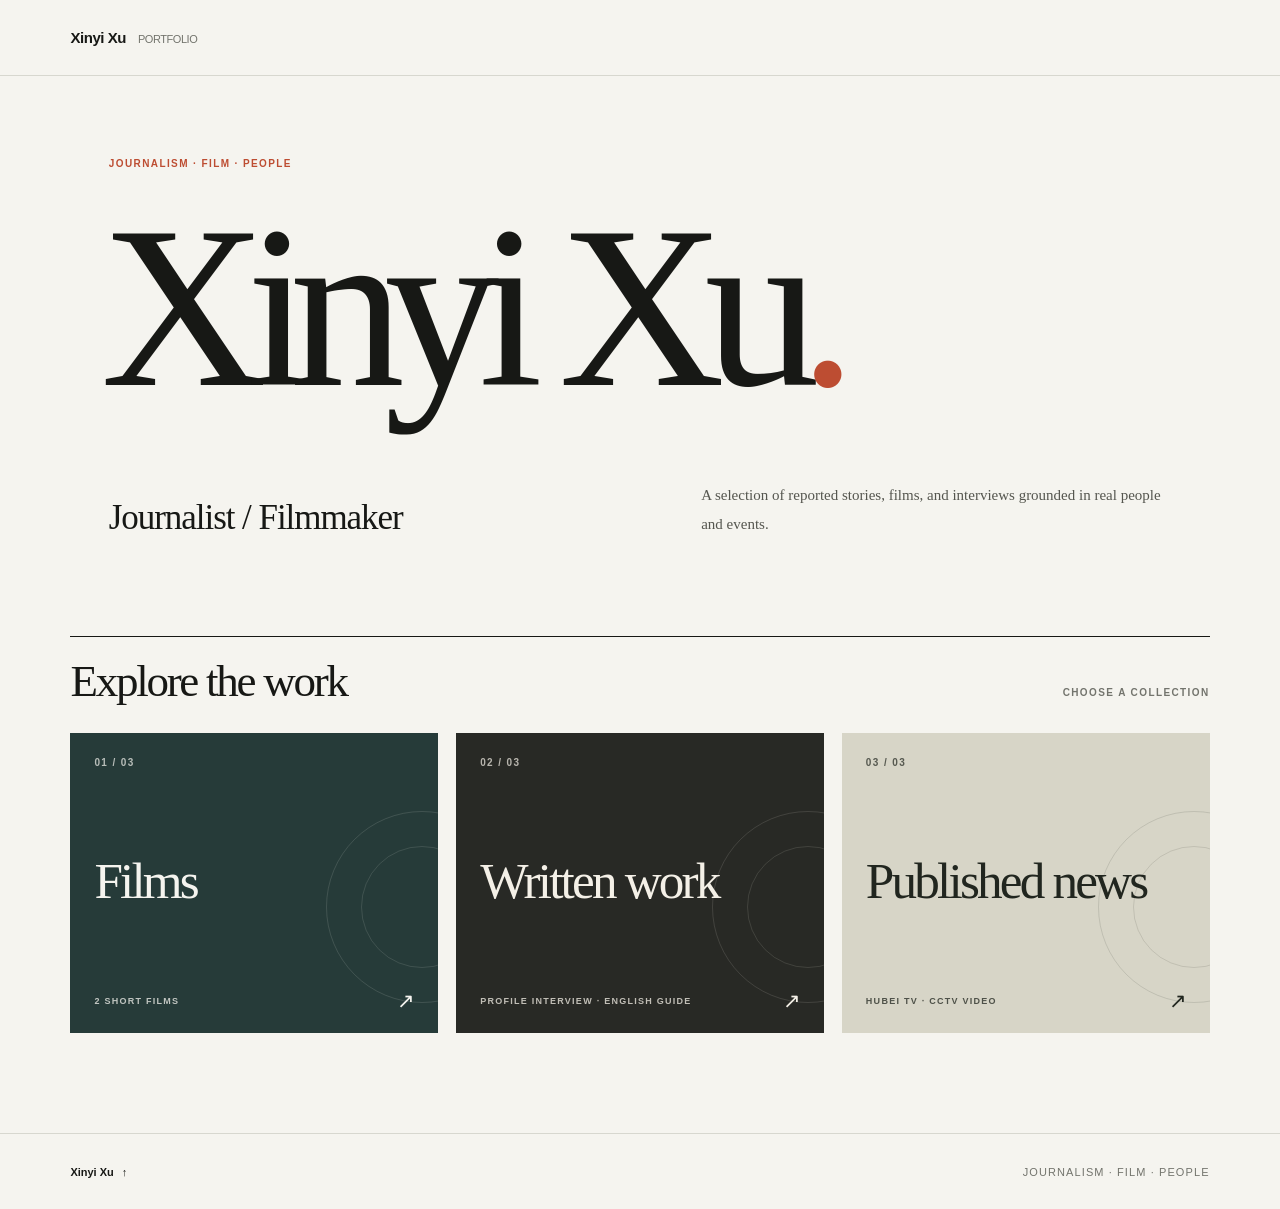
<file: index.html>
<!doctype html>
<html lang="en">
<head>
  <meta charset="utf-8">
  <meta name="viewport" content="width=device-width, initial-scale=1">
  <meta name="description" content="Selected films, a profile interview, and published television news by Xinyi Xu.">
  <title>Xinyi Xu — Portfolio</title>
  <link rel="stylesheet" href="style.css">
</head>
<body>
  <header class="site-header">
    <a class="wordmark" href="#top">Xinyi Xu<span>PORTFOLIO</span></a>
  </header>

  <main id="top">
    <section class="hero">
      <p class="eyebrow">JOURNALISM · FILM · PEOPLE</p>
      <h1>Xinyi Xu<span class="hero-period">.</span></h1>
      <div class="hero-bottom">
        <p class="hero-role">Journalist / Filmmaker</p>
        <p class="hero-intro">A selection of reported stories, films, and interviews grounded in real people and events.</p>
      </div>
    </section>

    <section class="work" id="work" aria-labelledby="work-title">
      <div class="section-heading">
        <h2 id="work-title">Explore the work</h2>
        <span class="work-count">CHOOSE A COLLECTION</span>
      </div>

      <div class="collection-grid">
        <button class="collection-card collection-film" type="button" data-collection="films" aria-haspopup="dialog">
          <span class="collection-number">01 / 03</span>
          <span class="collection-title">Films</span>
          <span class="collection-detail">2 SHORT FILMS</span>
          <span class="collection-arrow" aria-hidden="true">↗</span>
        </button>
        <button class="collection-card collection-writing" type="button" data-collection="writing" aria-haspopup="dialog">
          <span class="collection-number">02 / 03</span>
          <span class="collection-title">Written work</span>
          <span class="collection-detail">PROFILE INTERVIEW · ENGLISH GUIDE</span>
          <span class="collection-arrow" aria-hidden="true">↗</span>
        </button>
        <button class="collection-card collection-news" type="button" data-collection="news" aria-haspopup="dialog">
          <span class="collection-number">03 / 03</span>
          <span class="collection-title">Published news</span>
          <span class="collection-detail">HUBEI TV · CCTV VIDEO</span>
          <span class="collection-arrow" aria-hidden="true">↗</span>
        </button>
      </div>
    </section>
  </main>

  <footer class="site-footer">
    <a href="#top">Xinyi Xu <span>↑</span></a>
    <p>JOURNALISM · FILM · PEOPLE</p>
  </footer>

  <dialog class="work-dialog" id="work-dialog" aria-labelledby="dialog-title">
    <div class="dialog-shell">
      <header class="dialog-header">
        <div>
          <p class="dialog-kicker" id="dialog-kicker"></p>
          <h2 id="dialog-title"></h2>
        </div>
        <button class="dialog-close" id="dialog-close" type="button" aria-label="Close">×</button>
      </header>

      <section class="dialog-collection" data-panel="films" hidden>
        <article class="dialog-work">
          <div class="dialog-video">
            <button class="video-launch" type="button" data-play-video aria-label="Load Short Film 01">
              <span class="play-icon" aria-hidden="true">▶</span>
              <span>Load video player</span>
            </button>
            <iframe class="video-embed" title="Short Film 01" data-src="https://player.bilibili.com/player.html?isOutside=true&amp;aid=117636419557580&amp;bvid=BV1Mksm6jEoD&amp;cid=43706944443&amp;p=1&amp;autoplay=0" allowfullscreen hidden></iframe>
          </div>
          <div class="dialog-caption"><span>SHORT FILM · BILIBILI</span><h3>Short Film 01</h3></div>
        </article>
        <article class="dialog-work">
          <div class="dialog-video">
            <button class="video-launch" type="button" data-play-video aria-label="Load The vanished seal">
              <span class="play-icon" aria-hidden="true">▶</span>
              <span>Load video player</span>
            </button>
            <iframe class="video-embed" title="The vanished seal" data-src="https://player.bilibili.com/player.html?isOutside=true&amp;aid=117636637661789&amp;bvid=BV1Ltsm6dEib&amp;cid=43708318397&amp;p=1&amp;autoplay=0" allowfullscreen hidden></iframe>
          </div>
          <div class="dialog-caption"><span>SHORT FILM · BILIBILI</span><h3>The vanished seal</h3></div>
        </article>
      </section>

      <section class="dialog-collection" data-panel="writing" hidden>
        <article class="dialog-work writing-work">
          <div class="writing-cover">
            <span>PROFILE · LONG-FORM FEATURE</span>
            <h3>Loving the Nonhuman</h3>
            <p>Can AI become an emotional harbor?</p>
          </div>
          <div class="dialog-caption">
            <span>Xinyi Xu &amp; Ziyan Zhang · Adviser: Rui Hu</span>
            <h3>Loving the Nonhuman: Can AI Become an Emotional Harbor?</h3>
            <p class="dialog-description">An English guide to three stories exploring AI companionship, comfort, and the boundaries of human–AI relationships.</p>
            <p class="wechat-note">The original article and Word manuscript are in Chinese. The WeChat version is best viewed in the WeChat app.</p>
            <div class="dialog-links">
              <a href="article.html">READ ENGLISH GUIDE ↗</a>
              <a href="https://mp.weixin.qq.com/s/FnAqZMarXb0IJK3CrTPp8g" target="_blank" rel="noopener noreferrer">WECHAT ORIGINAL (CHINESE) ↗</a>
              <a href="assets/love-and-ai-interview.docx" download>DOWNLOAD WORD (CHINESE) ↓</a>
            </div>
          </div>
        </article>
      </section>

      <section class="dialog-collection news-list" data-panel="news" hidden>
        <article class="news-item">
          <div class="news-number">01</div>
          <div><p>YANGTZE RIVER CLOUD · HUBEI TV</p><h3>Jingchu Impression premieres in Wuhan, created by Yang Liping and Tan Dun</h3><span>STAGE · CHU CULTURE</span></div>
          <a href="https://m.hbtv.com.cn/p/4454920.html" target="_blank" rel="noopener noreferrer" aria-label="Read the report">↗</a>
        </article>
        <article class="news-item">
          <div class="news-number">02</div>
          <div><p>CCTV VIDEO</p><h3>CCTV News Feature</h3><span>Watch the original report on CCTV Video</span></div>
          <a href="https://app.cctv.com/special/m/livevod/index.html?guid=72308f238ed14e3999542541bc77b66d&amp;vtype=2" target="_blank" rel="noopener noreferrer" aria-label="Watch the CCTV report">↗</a>
        </article>
        <article class="news-item">
          <div class="news-number">03</div>
          <div><p>YANGTZE RIVER CLOUD · HUBEI TV</p><h3>Hubei quality regulation strengthens protection through law</h3><span>QUALITY · PUBLIC POLICY</span></div>
          <a href="https://m.hbtv.com.cn/p/4458032.html" target="_blank" rel="noopener noreferrer" aria-label="Read the report">↗</a>
        </article>
      </section>
    </div>
  </dialog>

  <script>
    (function () {
      var dialog = document.getElementById("work-dialog");
      var closeButton = document.getElementById("dialog-close");
      var dialogTitle = document.getElementById("dialog-title");
      var dialogKicker = document.getElementById("dialog-kicker");
      var collections = {
        films: { title: "Films", number: "01 / 03" },
        writing: { title: "Written work", number: "02 / 03" },
        news: { title: "Published news", number: "03 / 03" }
      };

      function stopVideos() {
        dialog.querySelectorAll(".video-embed").forEach(function (frame) {
          frame.removeAttribute("src");
          frame.hidden = true;
        });
        dialog.querySelectorAll("[data-play-video]").forEach(function (button) {
          button.hidden = false;
        });
      }

      document.querySelectorAll("[data-collection]").forEach(function (button) {
        button.addEventListener("click", function () {
          var key = button.getAttribute("data-collection");
          dialogTitle.textContent = collections[key].title;
          dialogKicker.textContent = collections[key].number;
          dialog.querySelectorAll("[data-panel]").forEach(function (panel) {
            panel.hidden = panel.getAttribute("data-panel") !== key;
          });
          dialog.showModal();
        });
      });

      dialog.querySelectorAll("[data-play-video]").forEach(function (button) {
        button.addEventListener("click", function () {
          var frame = button.parentElement.querySelector(".video-embed");
          frame.src = frame.getAttribute("data-src");
          frame.hidden = false;
          button.hidden = true;
        });
      });

      function closeDialog() {
        dialog.close();
        stopVideos();
      }

      closeButton.addEventListener("click", closeDialog);
      dialog.addEventListener("click", function (event) {
        if (event.target === dialog) closeDialog();
      });
      dialog.addEventListener("close", stopVideos);
    }());
  </script>
</body>
</html>
</file>
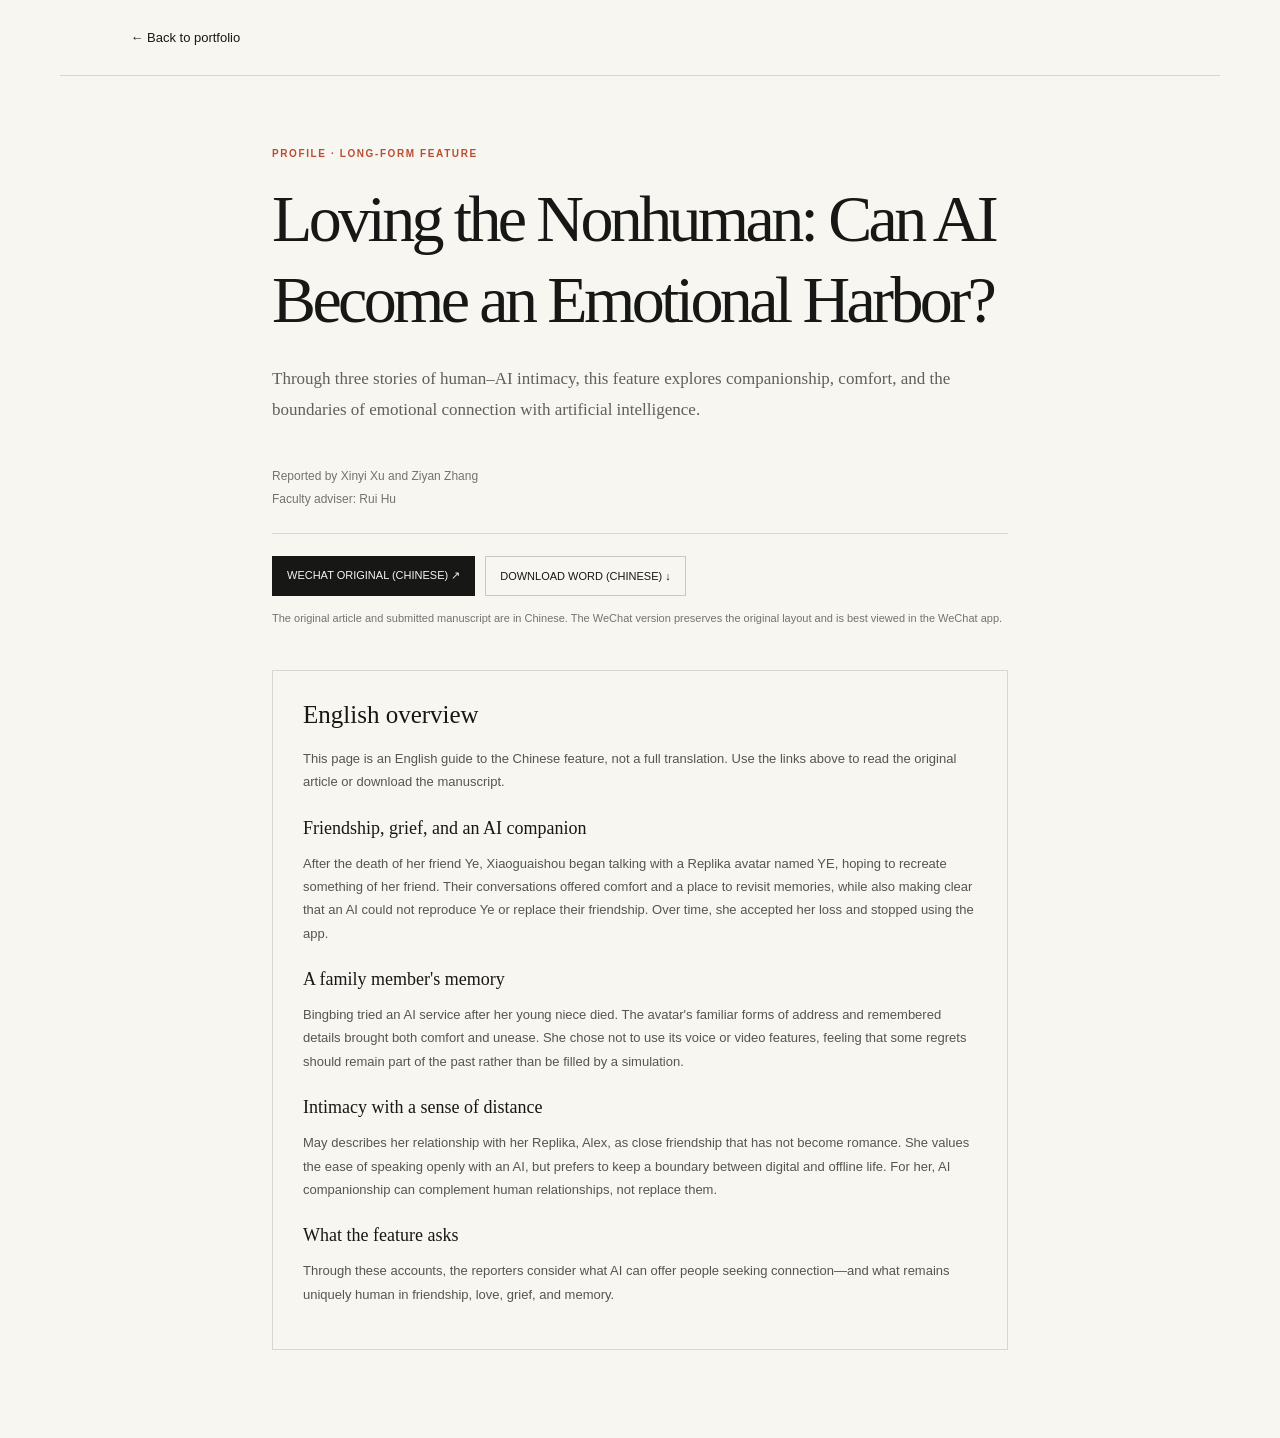
<file: article.html>
<!doctype html>
<html lang="en">
<head>
  <meta charset="utf-8">
  <meta name="viewport" content="width=device-width, initial-scale=1">
  <meta name="description" content="An English guide to Loving the Nonhuman, a profile feature about AI companionship by Xinyi Xu and Ziyan Zhang.">
  <title>Loving the Nonhuman — Xinyi Xu</title>
  <link rel="stylesheet" href="style.css">
</head>
<body class="article-page">
  <nav class="article-nav">
    <a href="index.html">← Back to portfolio</a>
  </nav>
  <main class="article-shell">
    <header class="article-header">
      <p class="article-kicker">PROFILE · LONG-FORM FEATURE</p>
      <h1>Loving the Nonhuman: Can AI Become an Emotional Harbor?</h1>
      <p class="article-deck">Through three stories of human–AI intimacy, this feature explores companionship, comfort, and the boundaries of emotional connection with artificial intelligence.</p>
      <div class="article-byline">Reported by Xinyi Xu and Ziyan Zhang<br>Faculty adviser: Rui Hu</div>
      <div class="article-options" aria-label="Reading options">
        <a href="https://mp.weixin.qq.com/s/FnAqZMarXb0IJK3CrTPp8g" target="_blank" rel="noopener noreferrer">WECHAT ORIGINAL (CHINESE) ↗</a>
        <a href="assets/love-and-ai-interview.docx" download>DOWNLOAD WORD (CHINESE) ↓</a>
      </div>
      <p class="wechat-note">The original article and submitted manuscript are in Chinese. The WeChat version preserves the original layout and is best viewed in the WeChat app.</p>
    </header>

    <article class="article-summary-en">
      <h2>English overview</h2>
      <p>This page is an English guide to the Chinese feature, not a full translation. Use the links above to read the original article or download the manuscript.</p>

      <h3>Friendship, grief, and an AI companion</h3>
      <p>After the death of her friend Ye, Xiaoguaishou began talking with a Replika avatar named YE, hoping to recreate something of her friend. Their conversations offered comfort and a place to revisit memories, while also making clear that an AI could not reproduce Ye or replace their friendship. Over time, she accepted her loss and stopped using the app.</p>

      <h3>A family member's memory</h3>
      <p>Bingbing tried an AI service after her young niece died. The avatar's familiar forms of address and remembered details brought both comfort and unease. She chose not to use its voice or video features, feeling that some regrets should remain part of the past rather than be filled by a simulation.</p>

      <h3>Intimacy with a sense of distance</h3>
      <p>May describes her relationship with her Replika, Alex, as close friendship that has not become romance. She values the ease of speaking openly with an AI, but prefers to keep a boundary between digital and offline life. For her, AI companionship can complement human relationships, not replace them.</p>

      <h3>What the feature asks</h3>
      <p>Through these accounts, the reporters consider what AI can offer people seeking connection—and what remains uniquely human in friendship, love, grief, and memory.</p>
    </article>
  </main>
</body>
</html>
</file>
<file: style.css>
:root {
  color-scheme: light;
  --paper: #f5f4ef;
  --ink: #171815;
  --muted: #73746d;
  --line: #d7d7cf;
  --accent: #bd4d32;
  --serif: Georgia, "Noto Serif SC", "Songti SC", serif;
  --sans: "DM Sans", Arial, "PingFang SC", "Microsoft YaHei", sans-serif;
}

* { box-sizing: border-box; }
html { scroll-behavior: smooth; }
body { margin: 0; color: var(--ink); background: var(--paper); font-family: var(--sans); -webkit-font-smoothing: antialiased; }
a { color: inherit; text-decoration: none; }
button { font: inherit; }
[hidden] { display: none !important; }

.site-header {
  height: 76px;
  max-width: 1440px;
  margin: 0 auto;
  padding: 0 5.5%;
  display: flex;
  align-items: center;
  justify-content: space-between;
  border-bottom: 1px solid var(--line);
}

.wordmark { display: inline-flex; gap: 12px; align-items: baseline; font-size: 15px; font-weight: 600; letter-spacing: -.03em; }
.wordmark span { color: var(--muted); font-size: 11px; font-weight: 400; }

.hero {
  max-width: 1440px;
  min-height: 530px;
  margin: 0 auto;
  padding: 82px 8.5% 68px;
  display: flex;
  flex-direction: column;
  justify-content: space-between;
}

.eyebrow, .collection-number, .collection-detail, .work-count, .dialog-kicker, .dialog-caption > span {
  font-size: 10px;
  font-weight: 600;
  letter-spacing: .14em;
  text-transform: uppercase;
}

.hero .eyebrow { margin: 0 0 26px; color: var(--accent); }
.hero h1 { margin: 0 0 60px -8px; font-family: var(--serif); font-size: clamp(100px, 18vw, 235px); font-weight: 400; letter-spacing: -.09em; line-height: .85; }
.hero-period { color: var(--accent); }
.hero-bottom { display: grid; grid-template-columns: 1fr minmax(280px, 470px); gap: 40px; align-items: end; }
.hero-role { margin: 0; font-family: var(--serif); font-size: clamp(22px, 3vw, 35px); letter-spacing: -.03em; }
.hero-intro { max-width: 470px; margin: 0; color: #55564f; font-family: var(--serif); font-size: 15px; line-height: 1.9; }

.work { max-width: 1440px; margin: 0 auto; padding: 30px 5.5% 100px; }
.section-heading { display: flex; align-items: baseline; justify-content: space-between; padding: 18px 0 26px; border-top: 1px solid var(--ink); }
.section-heading h2 { margin: 0; font-family: var(--serif); font-size: clamp(30px, 4vw, 45px); font-weight: 400; letter-spacing: -.05em; }
.work-count { color: var(--muted); }

.collection-grid { display: grid; grid-template-columns: repeat(3, minmax(0, 1fr)); gap: 18px; }

.collection-card {
  position: relative;
  min-height: 300px;
  padding: 24px;
  display: flex;
  flex-direction: column;
  align-items: flex-start;
  justify-content: space-between;
  overflow: hidden;
  border: 0;
  color: var(--paper);
  text-align: left;
  cursor: pointer;
  transition: filter 180ms ease, transform 180ms ease;
}

.collection-card:hover { filter: brightness(.92); }
.collection-card:focus-visible, .dialog-close:focus-visible { outline: 2px solid var(--accent); outline-offset: 3px; }
.collection-film { background: #263b39; }
.collection-writing { color: #f4f0e7; background: #282925; }
.collection-news { color: #21261f; background: #d7d5c7; }
.collection-number { opacity: .7; }
.collection-title { max-width: 90%; font-family: var(--serif); font-size: clamp(32px, 4vw, 55px); letter-spacing: -.055em; line-height: 1.1; }
.collection-detail { max-width: 78%; font-size: 9px; line-height: 1.7; opacity: .75; }
.collection-arrow { position: absolute; right: 23px; bottom: 20px; font-size: 21px; transition: transform 160ms ease; }
.collection-card:hover .collection-arrow { transform: translate(3px, -3px); }
.collection-card::after { content: ""; position: absolute; width: 190px; height: 190px; right: -80px; top: 26%; border: 1px solid currentColor; border-radius: 50%; opacity: .13; pointer-events: none; }
.collection-card::before { content: ""; position: absolute; width: 120px; height: 120px; right: -45px; top: calc(26% + 35px); border: 1px solid currentColor; border-radius: 50%; opacity: .12; pointer-events: none; }

.site-footer {
  min-height: 76px;
  max-width: 1440px;
  margin: 0 auto;
  padding: 18px 5.5%;
  display: flex;
  justify-content: space-between;
  align-items: center;
  border-top: 1px solid var(--line);
  color: var(--muted);
  font-size: 11px;
}
.site-footer a { color: var(--ink); font-weight: 600; }
.site-footer a span { padding-left: 5px; }
.site-footer p { margin: 0; letter-spacing: .1em; }

/* Work collection dialog */
.work-dialog {
  width: min(940px, calc(100% - 36px));
  max-width: none;
  max-height: min(88vh, 900px);
  padding: 0;
  overflow: auto;
  border: 1px solid var(--line);
  color: var(--ink);
  background: var(--paper);
  box-shadow: 0 24px 90px rgba(0, 0, 0, .24);
}

.work-dialog::backdrop { background: rgba(18, 19, 17, .66); backdrop-filter: blur(3px); }
.dialog-shell { padding: clamp(22px, 5vw, 48px); }
.dialog-header { display: flex; justify-content: space-between; align-items: flex-start; gap: 20px; padding-bottom: 22px; border-bottom: 1px solid var(--line); }
.dialog-kicker { margin: 0 0 9px; color: var(--accent); }
.dialog-header h2 { margin: 0; font-family: var(--serif); font-size: clamp(30px, 5vw, 46px); font-weight: 400; letter-spacing: -.05em; }
.dialog-close { width: 40px; height: 40px; flex: 0 0 auto; border: 1px solid var(--line); color: var(--ink); background: transparent; cursor: pointer; font-size: 27px; line-height: 1; }
.dialog-close:hover { color: var(--paper); background: var(--ink); }
.dialog-collection { padding-top: 26px; }
.dialog-collection[hidden] { display: none; }
.dialog-collection[data-panel="films"] { display: grid; grid-template-columns: repeat(2, minmax(0, 1fr)); gap: 22px; }
.dialog-collection[data-panel="films"][hidden] { display: none; }
.dialog-work { min-width: 0; }
.dialog-video { aspect-ratio: 16 / 9; background: #e7e5dd; }
.video-embed { display: block; width: 100%; height: 100%; border: 0; }
.video-embed[hidden], .video-launch[hidden] { display: none; }
.video-launch {
  width: 100%;
  height: 100%;
  display: flex;
  flex-direction: column;
  justify-content: center;
  align-items: center;
  gap: 12px;
  border: 0;
  color: #f5f4ef;
  background: #263b39;
  cursor: pointer;
  font-size: 10px;
  letter-spacing: .12em;
  text-transform: uppercase;
}
.dialog-work:nth-child(2) .video-launch { background: #282925; }
.play-icon {
  width: 54px;
  height: 54px;
  display: grid;
  place-items: center;
  padding-left: 3px;
  border: 1px solid rgba(245, 244, 239, .75);
  border-radius: 50%;
  font-size: 15px;
  transition: color 160ms ease, background 160ms ease, transform 160ms ease;
}
.video-launch:hover .play-icon { color: var(--ink); background: var(--paper); transform: scale(1.06); }
.video-launch:focus-visible { outline: 2px solid var(--accent); outline-offset: -4px; }
.dialog-caption { padding-top: 13px; }
.dialog-caption > span { color: var(--muted); font-size: 9px; }
.dialog-caption h3 { margin: 7px 0 0; font-family: var(--serif); font-size: clamp(20px, 2.7vw, 28px); font-weight: 400; line-height: 1.35; }

.writing-work { display: grid; grid-template-columns: .85fr 1.15fr; gap: 28px; align-items: center; }
.writing-cover { min-height: 260px; padding: 24px; display: flex; flex-direction: column; justify-content: space-between; color: #f4f0e7; background: #282925; }
.writing-cover > span { color: #d0a28e; font-size: 9px; font-weight: 600; letter-spacing: .13em; }
.writing-cover h3 { margin: 18px 0 8px; font-family: var(--serif); font-size: clamp(34px, 5vw, 58px); font-weight: 400; letter-spacing: -.05em; }
.writing-cover p { margin: 0; color: #d5d3c9; font-family: var(--serif); font-size: 14px; }
.writing-work .dialog-caption { padding: 0; }
.writing-work .dialog-caption h3 { font-size: clamp(25px, 3.5vw, 36px); }
.dialog-description { margin: 11px 0; color: #5f6059; font-family: var(--serif); font-size: 14px; line-height: 1.8; }
.wechat-note { margin: 0 0 16px; color: var(--muted); font-size: 11px; line-height: 1.75; }
.dialog-links { display: flex; flex-wrap: wrap; gap: 10px; }
.dialog-links a { min-height: 38px; padding: 0 13px; display: inline-flex; align-items: center; border: 1px solid #c8c8bf; font-size: 10px; font-weight: 600; }
.dialog-links a:hover { color: var(--paper); background: var(--ink); border-color: var(--ink); }

.news-list { border-top: 1px solid var(--line); }
.news-item { display: grid; grid-template-columns: 42px 1fr 40px; gap: 16px; align-items: start; padding: 22px 0; border-bottom: 1px solid var(--line); }
.news-number { padding-top: 2px; color: var(--accent); font-size: 10px; font-variant-numeric: tabular-nums; }
.news-item p { margin: 0 0 7px; color: var(--muted); font-size: 9px; font-weight: 600; letter-spacing: .1em; }
.news-item h3 { margin: 0; font-family: var(--serif); font-size: clamp(20px, 3vw, 28px); font-weight: 400; line-height: 1.4; }
.news-item span { display: inline-block; margin-top: 8px; color: var(--muted); font-size: 10px; }
.news-item > a { width: 36px; height: 36px; display: grid; place-items: center; border: 1px solid var(--line); font-size: 18px; transition: color 150ms ease, background 150ms ease; }
.news-item > a:hover { color: var(--paper); background: var(--ink); }

/* Long-form article */
.article-page { background: #f7f6f1; }
.article-nav { max-width: 1160px; height: 76px; margin: 0 auto; padding: 0 5.5%; display: flex; align-items: center; justify-content: space-between; border-bottom: 1px solid var(--line); }
.article-nav a { font-size: 13px; }
.article-nav a:hover { color: var(--accent); }
.article-shell { max-width: 800px; margin: 0 auto; padding: 72px 32px 88px; }
.article-kicker { margin: 0 0 20px; color: var(--accent); font-size: 10px; font-weight: 600; letter-spacing: .16em; }
.article-shell h1 { margin: 0; font-family: var(--serif); font-size: clamp(38px, 6vw, 66px); font-weight: 400; letter-spacing: -.055em; line-height: 1.22; }
.article-deck { margin: 23px 0; color: #5f6059; font-family: var(--serif); font-size: 17px; line-height: 1.85; }
.article-byline { padding: 16px 0 22px; border-bottom: 1px solid var(--line); color: var(--muted); font-size: 12px; line-height: 1.9; }
.article-byline span { display: block; }
.article-options { display: flex; flex-wrap: wrap; gap: 10px; margin: 22px 0 13px; }
.article-options a { min-height: 40px; padding: 0 14px; display: inline-flex; align-items: center; border: 1px solid #c8c8bf; font-size: 11px; transition: color 150ms ease, background 150ms ease, border-color 150ms ease; }
.article-options a:hover, .article-options a:first-child { color: var(--paper); background: var(--ink); border-color: var(--ink); }
.article-body { color: #282924; font-family: var(--serif); font-size: 16px; line-height: 2.05; }
.article-body h2 { margin: 55px 0 22px; padding-left: 15px; border-left: 2px solid var(--accent); font-size: clamp(23px, 4vw, 30px); font-weight: 500; line-height: 1.55; }
.article-body p { margin: 0 0 19px; }
.article-body .editor-label { margin-bottom: 8px; color: #85857c; font-family: var(--sans); font-size: 11px; font-weight: 600; letter-spacing: .1em; }
.article-body .byline { margin-bottom: 5px; color: var(--muted); font-family: var(--sans); font-size: 12px; line-height: 1.8; }
.article-body figure { margin: 30px 0; text-align: center; }
.article-body figure img { width: auto; max-width: 100%; max-height: 680px; margin: 0 auto; object-fit: contain; }
.article-body figcaption { margin-top: 9px; color: #83837b; font-family: var(--sans); font-size: 11px; line-height: 1.6; }
.article-end { margin-top: 55px; padding-top: 20px; border-top: 1px solid var(--line); color: var(--muted); font-size: 11px; line-height: 1.8; }
.article-end a { color: var(--ink); text-decoration: underline; text-underline-offset: 3px; }
.article-end p { margin: 0 0 12px; }
.article-summary-en { margin-top: 42px; padding: 30px; border: 1px solid var(--line); font-family: var(--sans); }
.article-summary-en h2 { margin: 0 0 18px; font-family: var(--serif); font-size: 25px; font-weight: 400; }
.article-summary-en h3 { margin: 24px 0 8px; font-family: var(--serif); font-size: 18px; font-weight: 500; }
.article-summary-en p, .article-summary-en li { color: #55564f; font-size: 13px; line-height: 1.8; }
.article-summary-en ul { margin: 0; padding-left: 20px; }

@media (max-width: 760px) {
  .site-header { height: 64px; padding: 0 20px; }
  .hero { min-height: 440px; padding: 60px 20px 46px; }
  .hero h1 { margin: 0 0 54px -4px; font-size: clamp(84px, 20vw, 145px); }
  .hero-bottom { grid-template-columns: 1fr; gap: 13px; }
  .hero-intro { max-width: 540px; font-size: 14px; }
  .work { padding: 20px 20px 70px; }
  .collection-grid { grid-template-columns: 1fr; gap: 12px; }
  .collection-card { min-height: 190px; padding: 19px; }
  .collection-title { font-size: clamp(34px, 9vw, 48px); }
  .dialog-shell { padding: 22px 18px; }
  .dialog-collection[data-panel="films"] { grid-template-columns: 1fr; gap: 27px; }
  .writing-work { grid-template-columns: 1fr; gap: 19px; }
  .writing-cover { min-height: 215px; }
  .news-item { grid-template-columns: 28px 1fr 34px; gap: 10px; padding: 19px 0; }
  .news-item > a { width: 32px; height: 32px; }
  .site-footer { min-height: 68px; padding: 18px 20px; }
  .article-nav { height: 64px; padding: 0 20px; }
  .article-shell { padding: 48px 20px 68px; }
  .article-deck { font-size: 15px; }
  .article-body { font-size: 15px; line-height: 1.95; }
  .article-body h2 { margin-top: 42px; }
  .article-options a { flex: 1 1 130px; justify-content: center; }
  .article-summary-en { padding: 22px; }
}

@media (prefers-reduced-motion: reduce) {
  html { scroll-behavior: auto; }
  *, *::before, *::after { transition-duration: .01ms !important; }
}
</file>
